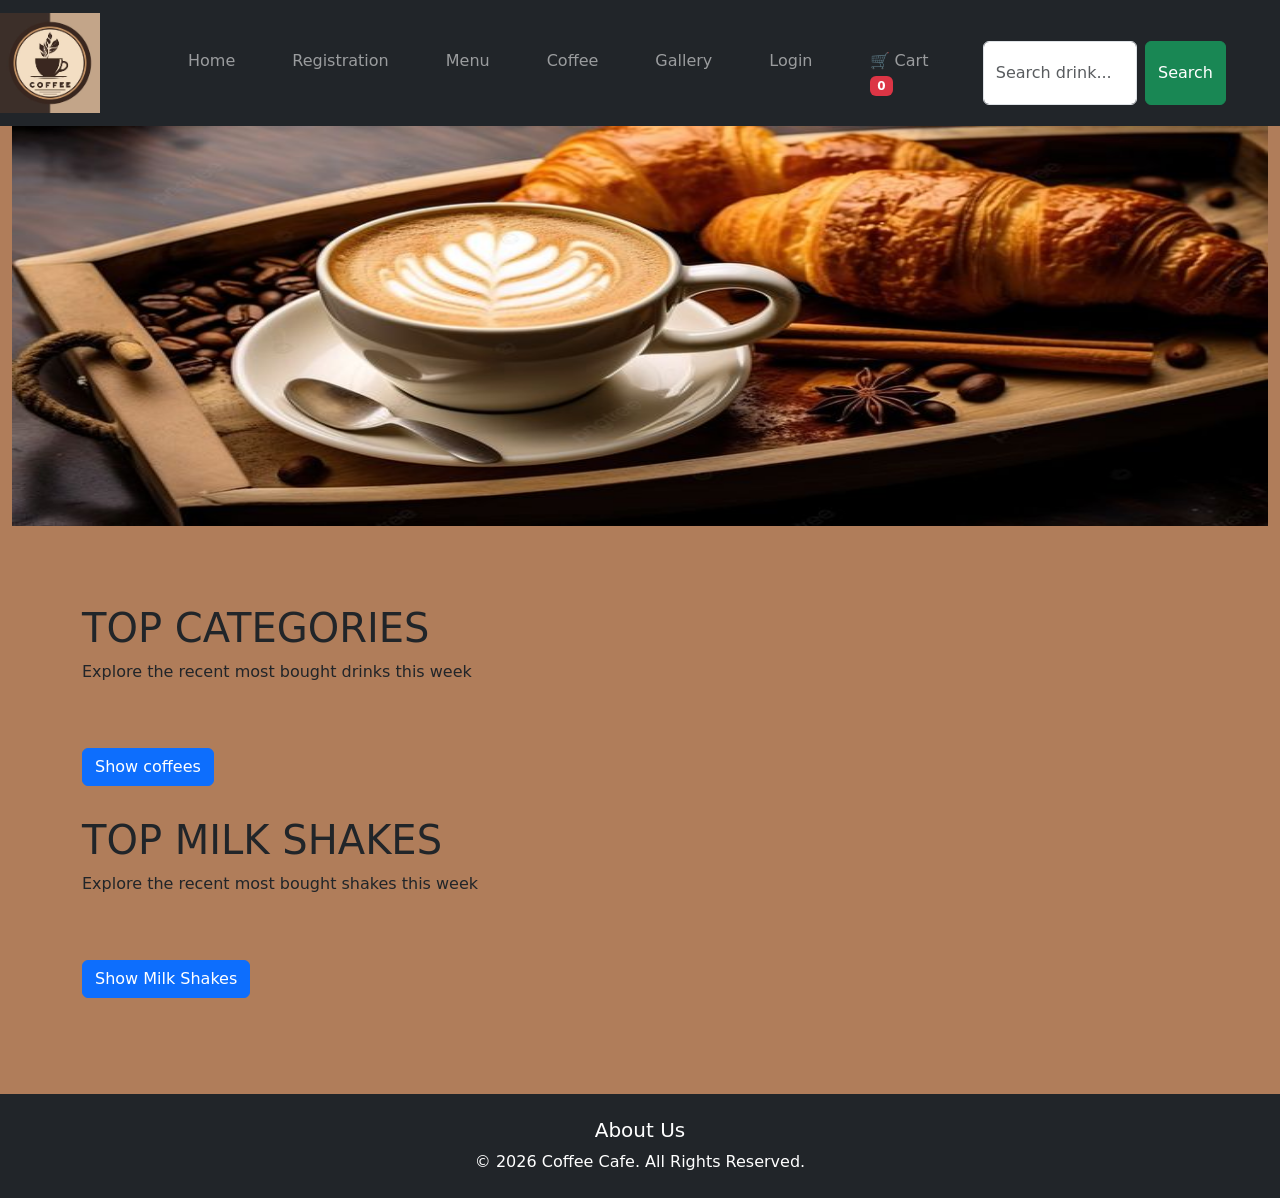
<file: index.html>
<!DOCTYPE html>
<html lang="en">
<head>
	<meta charset="UTF-8">
	<meta name="viewport" content="width=device-width, initial-scale=1.0">
	<link rel="stylesheet" href="style.css"> 
	<title>Coffee cafe | Fresh Coffee</title>
	
	<link href="https://cdn.jsdelivr.net/npm/bootstrap@5.3.7/dist/css/bootstrap.min.css" rel="stylesheet">

	<script src="https://cdn.jsdelivr.net/npm/bootstrap@5.3.7/dist/js/bootstrap.bundle.min.js"></script>

	<script src="https://code.jquery.com/jquery-3.7.1.min.js"></script>
<script src="search.js"></script>
</head>
<style>
    	body 
	{
        background-color: #b07d5a;
    	}
	.coffee-card 
	{
	background: #b07d5a;
	padding: 15px;
	border-radius: 12px;	
    	}
	.coffee-card img
	{
	width: 100px;
	height: 200px;
	object-fit: cover;
	border-radius: 10px;
	}
	
</style>
<body>

<nav class="navbar navbar-expand-lg bg-dark navbar-dark">
<!-- Brand/logo -->
<a class="navbar-brand" href="index.html">

<img src="coffeelogo.jpg" alt="logo" style="width:100px; height:100px;">
</a>
<div class="container">
  <a class="navbar-brand text-white" href="index.html">
	<button class="navbar-toggler" type="button" data-toggler="collapse" data target="#navbarNav">
	<span class="navbar-toggler-icon"></span>
	</button>
  </a>
  	<div class="collapse navbar-collapse justify-content-end" id="navBar">

  <!-- Links -->
  <ul class="navbar-nav ms-4">
    <li class="nav-item me-3">
      <a class="nav-link" href="index.html">Home</a>
    </li>
    <li class="nav-item me-3">
      <a class="nav-link" href="register.html">Registration </a>
    </li>
    <li class="nav-item me-3">
      <a class="nav-link" href="menu.html">Menu</a>
    </li> 
    <li class="nav-item me-3">
      <a class="nav-link" href="coffee.html">Coffee</a>
    </li>
    <li class="nav-item me-3">
      <a class="nav-link" href="gallery.html">Gallery </a>
    </li>
    <li class="nav-item me-3">
      <a class="nav-link" href="login.html">Login</a>
    </li>
      <li class="nav-item me-3">
    <a class="nav-link" href="cart.html">
        🛒 Cart
        <span class="badge bg-danger" id="cart-count">0</span>
    </a>
</li>
      
<form class="d-flex" id="searchBox">
      <input class="form-control me-2" type="text" id="searchInput" placeholder="Search drink...">
      <button class="btn btn-success" type="submit">Search</button>
    </form>
    </ul>

</div>
</div>
</nav>

<div class="container-fluid main">
	<div style="display: flex; align-items: center; justify-content: space-between;">
	<img src="coffeebg1.jpg" alt="coffeebg" style="width:2000px; height:400px;">
	</div>
<br><br>
<div class="container" style="margin-top:30px;">

  <h1>TOP CATEGORIES</h1>
  <p>Explore the recent most bought drinks this week</p>
<div class="container-fluid text-center mt-5">

</div>

<button id="coffeeBtn" class="btn btn-primary mt-3">Show coffees</button>
</div>
</div>

<div class="container-fluid mt-5" id="coffeemenu" style="display:none;">
   <h3 class="text-center mb-4">Coffee Varieties</h3>


 <div class="row">

    <div class="col-md-3 text-center">

	<div class="coffee-card" data-name="hot chocolate">
      <img src="hotchocolate.jpg" style="width:200px; height:200px" alt="hot chocolate">
      <h2>Hot Chocolate</h2>
      	</div>
   </div>

    <div class="col-md-3 text-center">
	<div class="coffee-card" data-name="espresso coffee">
      <img src="espressocoffee.jpg" style="width:200px; height:200px" alt="espresso coffee">
      <h2>Espresso Coffee</h2>
    	</div>
    </div>


   <div class="col-md-3 text-center">
	<div class="coffee-card" data-name="mocha coffee">
      <img src="mochacoffee.jpg" style="width:200px; height:200px" alt="mocha coffee">
      <h2>Mocha Coffee</h2>
	</div>    	
   </div>

    <div class="col-md-3 text-center">
	<div class="coffee-card" data-name="latte coffee">
      <img src="lattecoffee.jpg"style="width:200px; height:200px" alt="latte coffee">
      <h2>Latte Coffee</h2>
    	</div>
   </div>
</div>
</div>


<div class="container" style="margin-top:30px;">
  <h1>TOP MILK SHAKES</h1>
  <p>Explore the recent most bought shakes this week</p>
<div class="container-fluid text-center mt-5">
</div>
<button id="milkshakesBtn" class="btn btn-primary mt-3">Show Milk Shakes</button>
</div>
</div>
<div class="container-fluid mt-5" id="milkshakesmenu" style="display:none;">
   <h3 class="text-center mb-4">Desserts Varieties</h3>


  <div class="row">
    <div class="col-md-3 text-center">
      <div class="coffee-card" data-name="biscoff milkshake">
        <img src="Biscoff Milkshake.jpg" style="width:200px; height:200px" alt="biscoff milkshake">
        <h2>Biscoff Milkshake</h2>
      </div>
    </div>

<div class="col-md-3 text-center">
      <div class="coffee-card" data-name="salted caramel">
        <img src="Salted Caramel.jpg" style="width:200px; height:200px">
        <h2>Salted Caramel</h2>
       
      </div>
    </div>

    <div class="col-md-3 text-center">
      <div class="coffee-card" data-name="chocolate shake">
        <img src="Chocolate Shake.jpg" style="width:200px; height:200px">
        <h2>Chocolate Shake</h2>
      </div>
    </div>
 <div class="col-md-3 text-center">
      <div class="coffee-card" data-name="oreo shake">
        <img src="Oreo Shake.jpg" style="width:200px; height:200px">
        <h2>Oreo Shake</h2>
      </div>
    </div>
  </div>
</div>
<br>
<br>
<footer class="bg-dark text-white text-center py-4 mt-5">
  <h5>About Us</h5>
  <p class="mb-0">© 2026 Coffee Cafe. All Rights Reserved.</p>
</footer>

<script>
$(document).ready(function(){
    $("#coffeeBtn").click(function(){
        $("#coffeemenu").toggle();

	if ($("#coffeemenu").is(":visible")) {
            $(this).text("Hide Coffees");
        } else {
            $(this).text("Show Coffees");
        }
	
    });

 $("#milkshakesBtn").click(function(){
        $("#milkshakesmenu").toggle();

	if ($("#milkshakesmenu").is(":visible")) {
            $(this).text("Hide Milk Shakes");
        } else {
            $(this).text("Show Milk Shakes");
        }
	
    });

});


</script>
<script>

$(document).ready(function(){

    let cart = JSON.parse(localStorage.getItem("cart")) || [];

    $("#cart-count").text(cart.length);

});

</script>

</body>
</html>
</file>
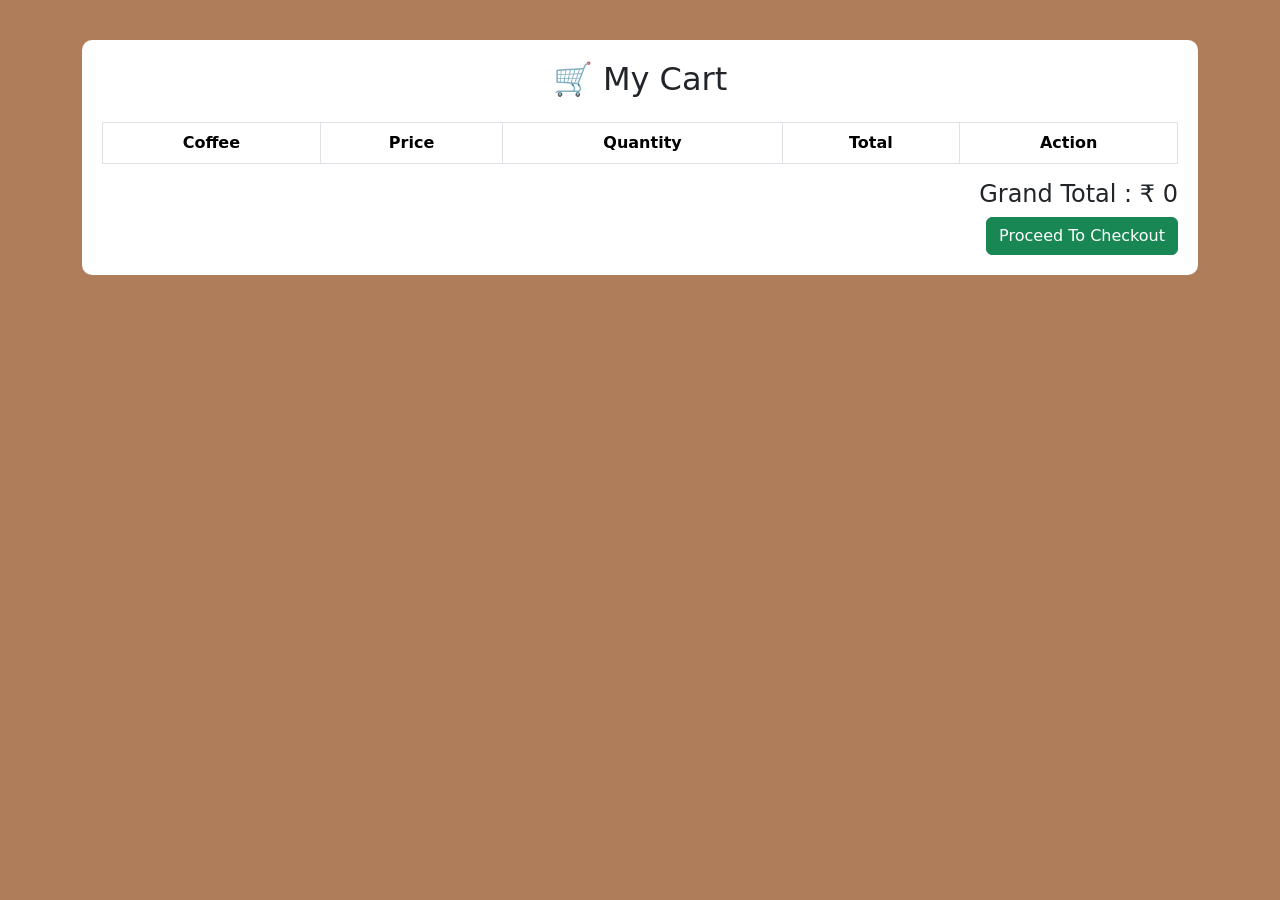
<file: cart.html>
<!DOCTYPE html>
<html lang="en">
<head>
<meta charset="UTF-8">
<meta name="viewport" content="width=device-width, initial-scale=1.0">

<title>Coffee Cafe | Cart</title>

<link href="https://cdn.jsdelivr.net/npm/bootstrap@5.3.7/dist/css/bootstrap.min.css" rel="stylesheet">
<script src="https://code.jquery.com/jquery-3.7.1.min.js"></script>

<script src="cart.js"></script>
<script src="search.js"></script>
<style>
body{
    background:#b07d5a;
}

.cart-box{
    background:#fff;
    border-radius:10px;
    padding:20px;
    margin-top:40px;
}

table{
    text-align:center;
}

img{
    width:80px;
    height:80px;
    object-fit:cover;
    border-radius:8px;
}
</style>

</head>

<body>

<div class="container">

<div class="cart-box">

<h2 class="text-center mb-4">🛒 My Cart</h2>

<table class="table table-bordered table-striped">

<thead>

<tr>

<th>Coffee</th>
<th>Price</th>
<th>Quantity</th>
<th>Total</th>
<th>Action</th>

</tr>

</thead>

<tbody id="cartBody">

</tbody>

</table>

<div class="text-end">

<h4>

Grand Total :
₹ <span id="grandTotal">0</span>

</h4>

<a href="checkout.html" class="btn btn-success">

Proceed To Checkout

</a>

</div>

</div>

</div>


</body>
</html>
</file>
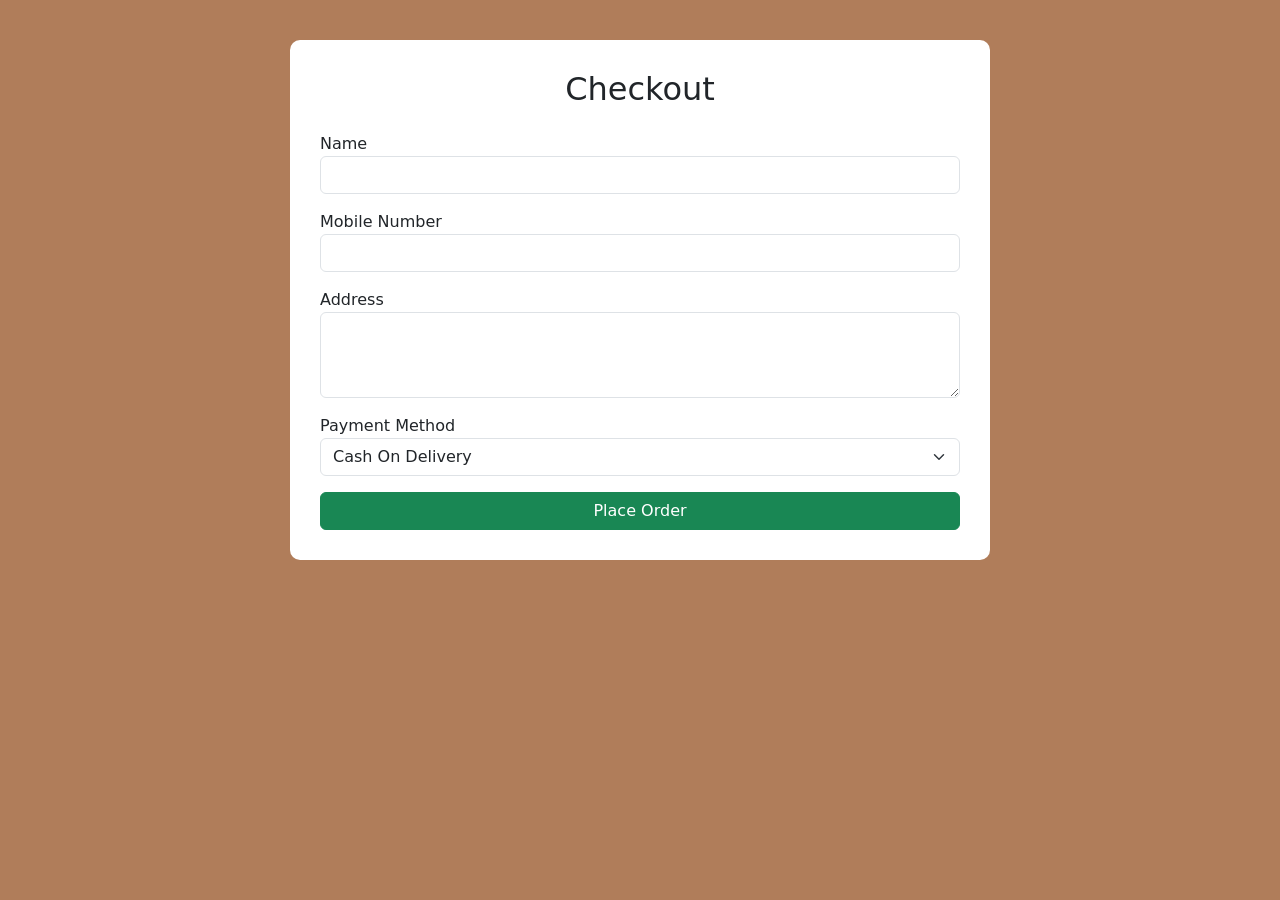
<file: checkout.html>
<!DOCTYPE html>
<html lang="en">
<head>
<meta charset="UTF-8">
<meta name="viewport" content="width=device-width, initial-scale=1.0">

<title>Coffee Cafe | Checkout</title>

<link href="https://cdn.jsdelivr.net/npm/bootstrap@5.3.7/dist/css/bootstrap.min.css" rel="stylesheet">
<script src="search.js"></script>
<style>

body{
    background:#b07d5a;
}

.checkout-box{
    max-width:700px;
    margin:40px auto;
    background:white;
    padding:30px;
    border-radius:10px;
}

</style>

</head>

<body>

<div class="container">

<div class="checkout-box">

<h2 class="text-center mb-4">Checkout</h2>

<form id="checkoutForm">

<div class="mb-3">

<label>Name</label>

<input
type="text"
id="name"
class="form-control"
required>

</div>

<div class="mb-3">

<label>Mobile Number</label>

<input
type="tel"
id="mobile"
class="form-control"
required>

</div>

<div class="mb-3">

<label>Address</label>

<textarea
id="address"
class="form-control"
rows="3"
required></textarea>

</div>

<div class="mb-3">

<label>Payment Method</label>

<select
id="payment"
class="form-select">

<option>Cash On Delivery</option>

<option>UPI</option>

<option>Credit Card</option>

<option>Debit Card</option>

</select>

</div>

<button class="btn btn-success w-100">

Place Order

</button>

</form>

</div>

</div>

<script>

document.getElementById("checkoutForm").addEventListener("submit",function(e){

e.preventDefault();

let customer={

name:document.getElementById("name").value,

mobile:document.getElementById("mobile").value,

address:document.getElementById("address").value,

payment:document.getElementById("payment").value

};

localStorage.setItem("customer",JSON.stringify(customer));

window.location.href="invoice.html";

});

</script>

</body>
</html>
</file>
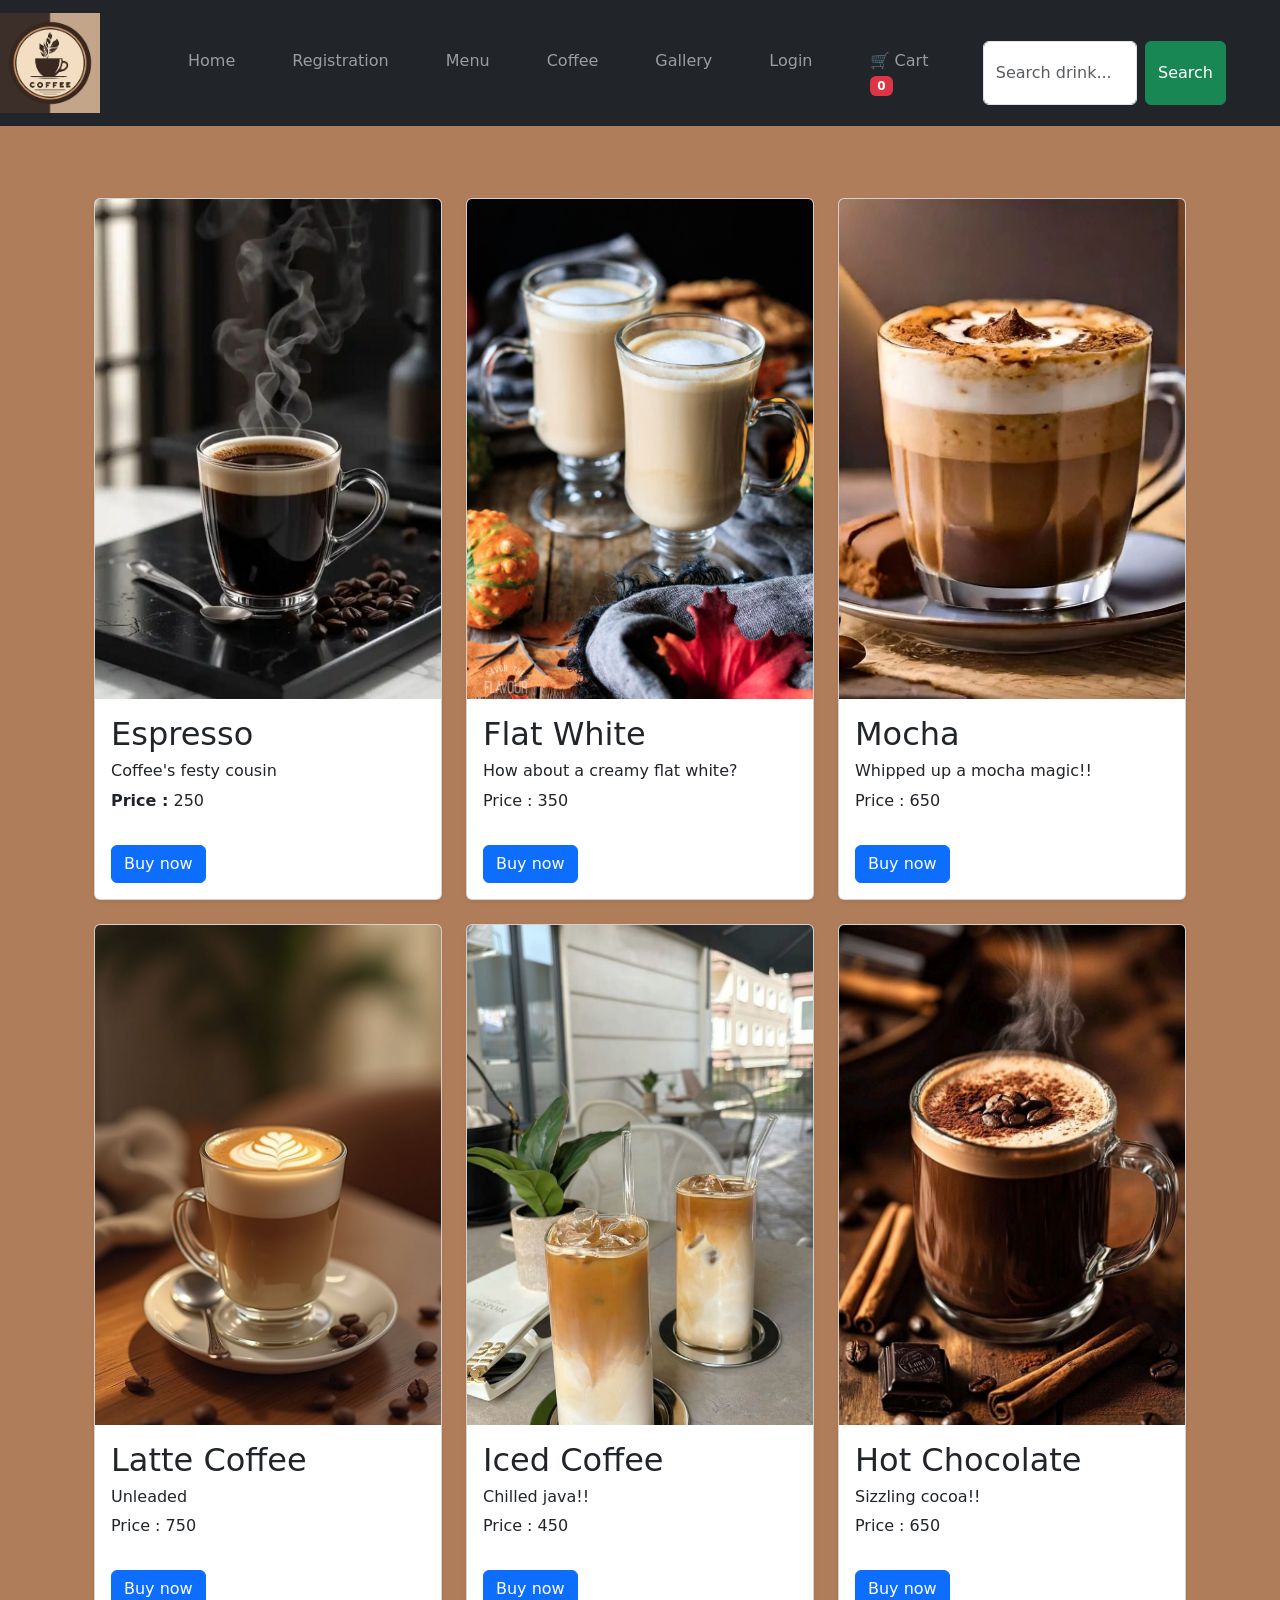
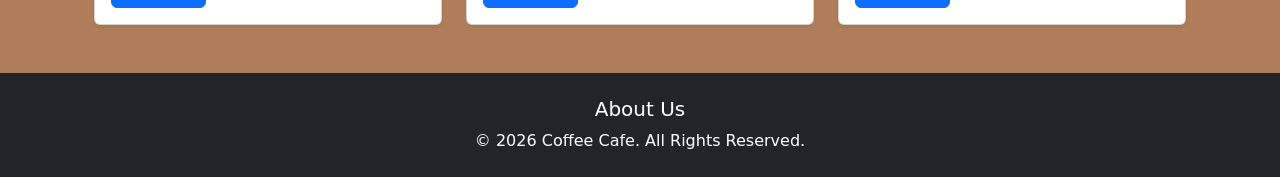
<file: coffee.html>
<!DOCTYPE html>
<html lang="en">
<head>
	<meta charset="UTF-8">
	<meta name="viewport" content="width=device-width, initial-scale=1.0">
	<link rel="stylesheet" href="style.css"> 
	<title>Fresh Coffee</title>
	
  <link href="https://cdn.jsdelivr.net/npm/bootstrap@5.3.7/dist/css/bootstrap.min.css" rel="stylesheet">

	<script src="https://cdn.jsdelivr.net/npm/bootstrap@5.3.7/dist/js/bootstrap.bundle.min.js"></script>

	<script src="https://code.jquery.com/jquery-3.7.1.min.js"></script>
	<script src="search.js"></script>
</head>
<style>
    body {
        background-color: #b07d5a;
    }
.card img {
  height: 500px;
  object-fit: cover;
}
</style>
<body>

	<nav class="navbar navbar-expand-lg bg-dark navbar-dark">
  <!-- Brand/logo -->
<a class="navbar-brand" href="index.html">
<img src="coffeelogo.jpg" alt="logo" style="width:100px; height:100px;">
</a>

<div class="container">
  <a class="navbar-brand text-white" href="index.html">
	<button class="navbar-toggler" type="button" data-toggler="collapse" data target="#navbarNav">
	<span class="navbar-toggler-icon"></span>
	</button>
  </a>
  	<div class="collapse navbar-collapse justify-content-end" id="navBar">

  <!-- Links -->
  <ul class="navbar-nav ms-4">
    <li class="nav-item me-3">
      <a class="nav-link" href="index.html">Home</a>
    </li>
    <li class="nav-item me-3">
      <a class="nav-link" href="register.html">Registration </a>
    </li>
    <li class="nav-item me-3">
      <a class="nav-link" href="menu.html">Menu</a>
    </li> 
    <li class="nav-item me-3">
      <a class="nav-link" href="coffee.html">Coffee</a>
    </li>
    <li class="nav-item me-3">
      <a class="nav-link" href="gallery.html">Gallery </a>
    </li>
    <li class="nav-item me-3">
      <a class="nav-link" href="login.html">Login</a>
    </li>
    <li class="nav-item me-3">
<a class="nav-link" href="cart.html">

🛒 Cart

<span class="badge bg-danger" id="cart-count">0</span>

</a>
</li>
     
<form class="d-flex" id="searchBox">
      <input class="form-control me-2" type="text" id="searchInput" placeholder="Search drink...">
      <button class="btn btn-success" type="submit">Search</button>
    </form>
    </ul>
</div>
</div>
</nav><br>

<div class="container">
  
<div class="container mt-5">
  <div class="row g-4">

	<div class="col-md-6 col-lg-4 coffee-item" data-name="espresso coffee" data-price="250">
      <div class="card shadow-sm h-100">
	<img src="espressocoffee1.jpg" width="300px" height="300px" class="card-img-top">
	 <div class="card-body">
	<h2>Espresso</h2>
	<h6>Coffee's festy cousin</h6>
	<p><strong>Price :</strong> 250</p>
	<button class="btn btn-primary mt-3 buy-btn">Buy now</button>
	</div>
     </div>
</div>

	<div class="col-md-6 col-lg-4 coffee-item" data-name="flat white" data-price="350">
      <div class="card shadow-sm h-100">
	<img src="flatwhite1.jpg" width="300px" height="300px" class="card-img-top">
	<div class="card-body">
	<h2>Flat White</h2>
	<h6>How about a creamy flat white?</h6>
	<p>Price : 350</p>
	<button class="btn btn-primary mt-3 buy-btn">Buy now</button>
	</div>
  </div>
</div>

<div class="col-md-6 col-lg-4 coffee-item" data-name="mocha" data-price="650">
      <div class="card shadow-sm h-100">
	<img src="mochacoffee1.jpg" width="300px" height="300px" class="card-img-top">
	<div class="card-body">
	<h2>Mocha</h2>
	<h6>Whipped up a mocha magic!!</h6>
	<p>Price : 650</p>
	<button class="btn btn-primary mt-3 buy-btn">Buy now</button>
	</div>
     </div>
</div>


<div class="col-md-6 col-lg-4 coffee-item" data-name="latte" data-price="750">
      <div class="card shadow-sm h-100">
	<img src="lattecoffee1.jpg" width="300px" height="300px" class="card-img-top">
	<div class="card-body">
	<h2>Latte Coffee</h2>
	<h6>Unleaded</h6>
	<p>Price : 750</p>
	<button class="btn btn-primary mt-3 buy-btn">Buy now</button>
	</div>
     </div>
</div>


<div class="col-md-6 col-lg-4 coffee-item" data-name="iced coffee" data-price="450">
      <div class="card shadow-sm h-100">
	<img src="icedcoffee1.jpg" width="300px" height="300px" class="card-img-top">
	<div class="card-body">
	<h2>Iced Coffee</h2>
	<h6>Chilled java!!</h6>
	<p>Price : 450</p>
	<button class="btn btn-primary mt-3 buy-btn">Buy now</button>
	</div>
     </div>
</div>



<div class="col-md-6 col-lg-4 coffee-item" data-name="hot chocolate" data-price="650">
      <div class="card shadow-sm h-100">
	<img src="hotchocolate.jpg" width="300px" height="300px" class="card-img-top">
	<div class="card-body">
	<h2>Hot Chocolate</h2>
	<h6>Sizzling cocoa!!</h6>
	<p>Price : 650</p>
	<button class="btn btn-primary mt-3 buy-btn">Buy now</button>
	</div>
     </div>
</div>

</div>
</div>
</div>

<script>

$(document).ready(function(){

  // SEARCH FUNCTION
  $("#searchInput").on("keyup", function(){
    let searchValue = $(this).val().toLowerCase();

    $(".coffee-item").each(function(){
      let name = $(this).data("name").toLowerCase();
      $(this).toggle(name.includes(searchValue));
    });
  });

});

</script>
<script>

function updateCartCount(){

    let cart = JSON.parse(localStorage.getItem("cart")) || [];

    $("#cart-count").text(cart.length);

}

$(document).ready(function(){

    updateCartCount();

    $(".buy-btn").click(function(){

        let coffee = $(this).closest(".coffee-item");

        let item = {

            name: coffee.data("name"),
            price: coffee.data("price"),
            quantity: 1

        };

        let cart = JSON.parse(localStorage.getItem("cart")) || [];

        let found = false;

        cart.forEach(function(product){

            if(product.name === item.name){

                product.quantity++;

                found = true;

            }

        });

        if(!found){

            cart.push(item);

        }

        localStorage.setItem("cart", JSON.stringify(cart));

        updateCartCount();

        alert(item.name + " added to cart!");

    });

});

</script>

<footer class="bg-dark text-white text-center py-4 mt-5">
  <h5>About Us</h5>
  <p class="mb-0">© 2026 Coffee Cafe. All Rights Reserved.</p>
</footer>



</body>
</html>
</file>
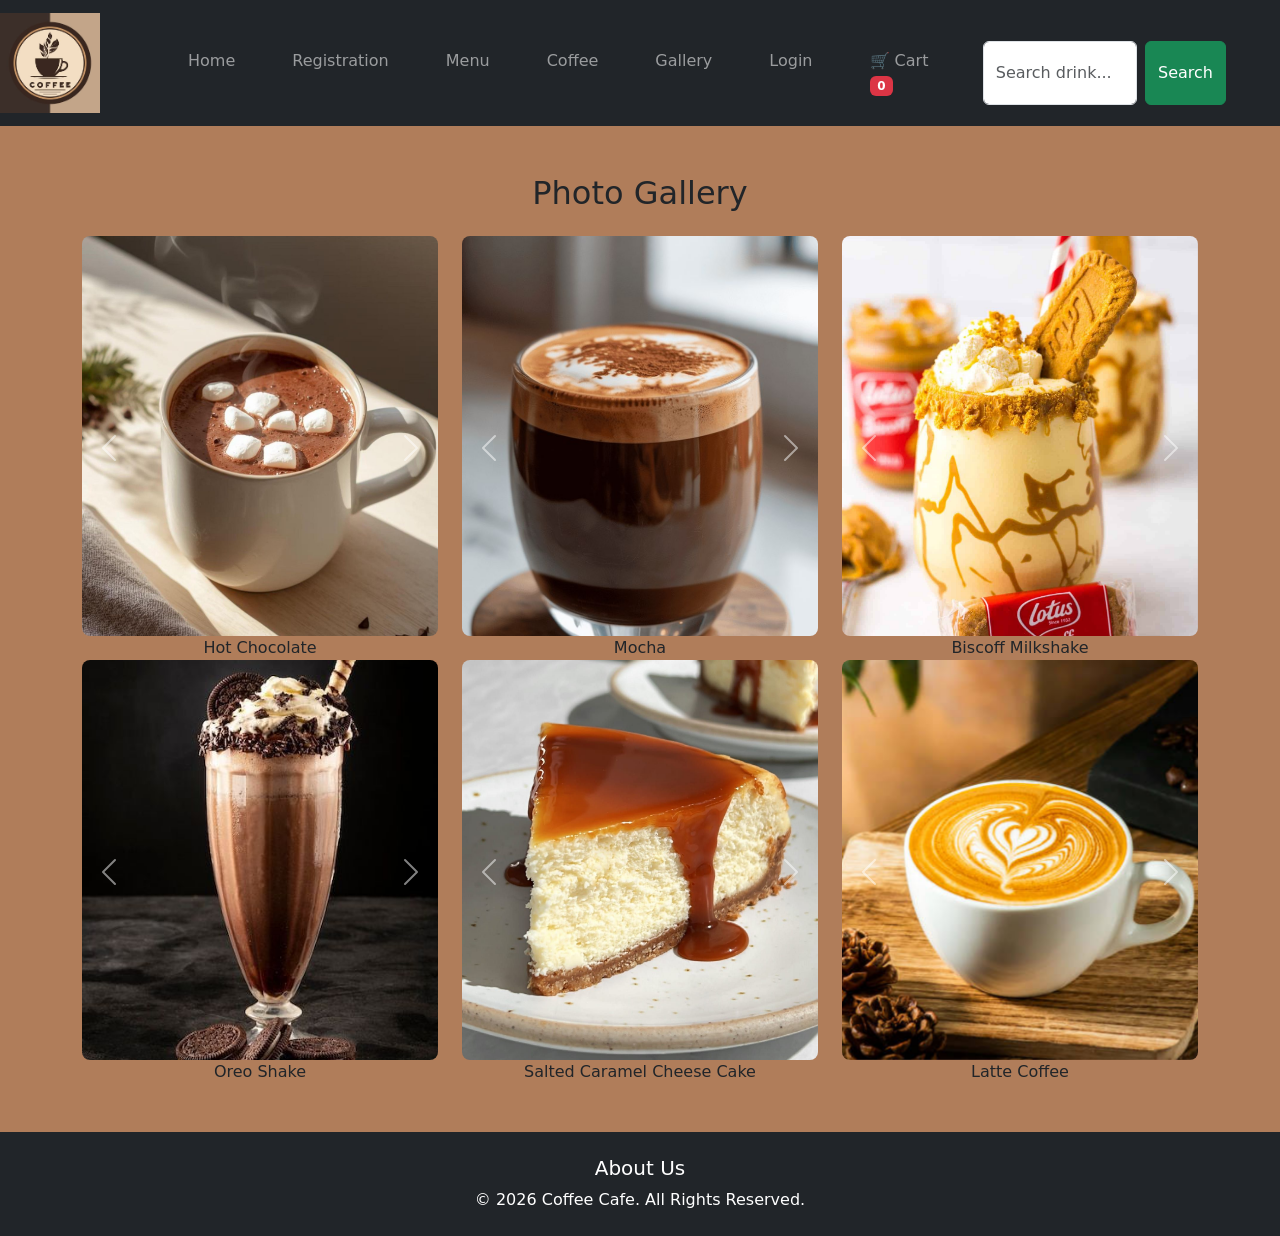
<file: gallery.html>
<!DOCTYPE html>
<html lang="en">
<head>
	<meta charset="UTF-8">
	<meta name="viewport" content="width=device-width, initial-scale=1.0">
	<link rel="stylesheet" href="style.css"> 
	<title>Coffee cafe | Login</title>
	
	<link href="https://cdn.jsdelivr.net/npm/bootstrap@5.3.7/dist/css/bootstrap.min.css" rel="stylesheet">

	<script src="https://cdn.jsdelivr.net/npm/bootstrap@5.3.7/dist/js/bootstrap.bundle.min.js"></script>

	<script src="https://code.jquery.com/jquery-3.7.1.min.js"></script>
<script src="search.js"></script>
<style>

body{
	background-color: #b07d5a;
   }

.gallery img{
  width:100%;
  height:200px;
  object-fit:cover;
  cursor:pointer;
}
.zoom{
  position:fixed;
  top:20%;
  left:40%;
  width:40%;
  display:none;
  border:5px solid white;
}

.gallery-img {
  height: 400px;
  object-fit: cover;
  border-radius: 8px;
}


</style>
</head>

<body>

	<nav class="navbar navbar-expand-lg bg-dark navbar-dark">
  <!-- Brand/logo -->
<a class="navbar-brand" href="index.html">
<img src="coffeelogo.jpg" alt="logo" style="width:100px; height:100px;">
</a>

<div class="container">
  <a class="navbar-brand text-white" href="index.html">
	<button class="navbar-toggler" type="button" data-toggler="collapse" data target="#navbarNav">
	<span class="navbar-toggler-icon"></span>
	</button>
  </a>
  	<div class="collapse navbar-collapse justify-content-end" id="navBar">

  <!-- Links -->
  <ul class="navbar-nav ms-4">
    <li class="nav-item me-3">
      <a class="nav-link" href="index.html">Home</a>
    </li>
    <li class="nav-item me-3">
      <a class="nav-link" href="register.html">Registration </a>
    </li>
    <li class="nav-item me-3">
      <a class="nav-link" href="menu.html">Menu</a>
    </li> 
    <li class="nav-item me-3">
      <a class="nav-link" href="coffee.html">Coffee</a>
    </li>
    <li class="nav-item me-3">
      <a class="nav-link" href="gallery.html">Gallery </a>
    </li>
    <li class="nav-item me-3">
      <a class="nav-link" href="login.html">Login</a>
    </li>
    <li class="nav-item me-3">
    <a class="nav-link" href="cart.html">
        🛒 Cart
        <span class="badge bg-danger" id="cart-count">0</span>
    </a>
</li>
    

<form class="d-flex" id="searchBox">
      <input class="form-control me-2" type="text" id="searchInput" placeholder="Search drink...">
      <button class="btn btn-success" type="submit">Search</button>
    </form>
</ul>
</div>
</div>
</nav>


<div class="container mt-5">
  <h2 class="text-center mb-4">Photo Gallery</h2>

  <div class="row g-4">
    <div class="col-md-4 destination" data-name="hot chocolate">
      <div id="hotchocolateCarousel" class="carousel slide" data-bs-ride="carousel">
        <div class="carousel-inner">
          <div class="carousel-item active">
            <img src="hotchocolate2.jpg" class="d-block w-100 gallery-img">
          </div>
          <div class="carousel-item">
            <img src="hotchocolate3.jpg" class="d-block w-100 gallery-img">
          </div>
          <div class="carousel-item">
            <img src="hotchocolate4.jpg" class="d-block w-100 gallery-img">
          </div>
	  
        </div>

	<div class="card-body text-center">Hot Chocolate</div>

        <button class="carousel-control-prev" type="button" data-bs-target="#hotchocolateCarousel" data-bs-slide="prev">
          <span class="carousel-control-prev-icon"></span>
        </button>

        <button class="carousel-control-next" type="button" data-bs-target="#hotchocolateCarousel" data-bs-slide="next">
          <span class="carousel-control-next-icon"></span>
        </button>
      </div>
    </div>

    <div class="col-md-4 destination" data-name="mocha">
      <div id="mochaCarousel" class="carousel slide" data-bs-ride="carousel">
        <div class="carousel-inner">
          <div class="carousel-item active">
            <img src="mocha2.jpg" class="d-block w-100 gallery-img">
          </div>
          <div class="carousel-item">
            <img src="mocha3.jpg" class="d-block w-100 gallery-img">
          </div>
          <div class="carousel-item">
            <img src="mocha4.jpg" class="d-block w-100 gallery-img">
          </div>
	  
        </div>

	<div class="card-body text-center">Mocha</div>

        <button class="carousel-control-prev" type="button" data-bs-target="#mochaCarousel" data-bs-slide="prev">
          <span class="carousel-control-prev-icon"></span>
        </button>

        <button class="carousel-control-next" type="button" data-bs-target="#mochaCarousel" data-bs-slide="next">
          <span class="carousel-control-next-icon"></span>
        </button>
      </div>
    </div>

    <div class="col-md-4 destination" data-name="biscoff">
      <div id="biscoffCarousel" class="carousel slide" data-bs-ride="carousel">
        <div class="carousel-inner">
          <div class="carousel-item active">
            <img src="biscoff2.jpg" class="d-block w-100 gallery-img">
          </div>
          <div class="carousel-item">
            <img src="biscoff3.jpg" class="d-block w-100 gallery-img">
          </div>
          <div class="carousel-item">
            <img src="biscoff4.jpg" class="d-block w-100 gallery-img">
          </div>
        </div>
	<div class="card-body text-center">Biscoff Milkshake </div>

        <button class="carousel-control-prev" type="button" data-bs-target="#biscoffCarousel" data-bs-slide="prev">
          <span class="carousel-control-prev-icon"></span>
        </button>

        <button class="carousel-control-next" type="button" data-bs-target="#biscoffCarousel" data-bs-slide="next">
          <span class="carousel-control-next-icon"></span>
        </button>
      </div>
    </div>

  </div>

<div class="row g-4">

    <div class="col-md-4 destination" data-name="Oreo Shak">
      <div id="oreoshakeCarousel" class="carousel slide" data-bs-ride="carousel">
        <div class="carousel-inner">
          <div class="carousel-item active">
            <img src="Oreo Shake1.jpg" class="d-block w-100 gallery-img">
          </div>
          <div class="carousel-item">
            <img src="oreo1.jpg" class="d-block w-100 gallery-img">
          </div>
          <div class="carousel-item">
            <img src="oreo2.jpg" class="d-block w-100 gallery-img">
          </div>
	  

        </div>

	<div class="card-body text-center">Oreo Shake</div>

        <button class="carousel-control-prev" type="button" data-bs-target="#oreoshakeCarousel" data-bs-slide="prev">
          <span class="carousel-control-prev-icon"></span>
        </button>

        <button class="carousel-control-next" type="button" data-bs-target="#oreoshakeCarousel" data-bs-slide="next">
          <span class="carousel-control-next-icon"></span>
        </button>
      </div>
    </div>

    <div class="col-md-4 destination" data-name="Salted Caramel">
      <div id="SaltedCarameCarousel" class="carousel slide" data-bs-ride="carousel">
        <div class="carousel-inner">
          <div class="carousel-item active">
            <img src="Salted Caramel1.jpg" class="d-block w-100 gallery-img">
          </div>
          <div class="carousel-item">
            <img src="salted1.jpg" class="d-block w-100 gallery-img">
          </div>
          <div class="carousel-item">
            <img src="salted2.jpg" class="d-block w-100 gallery-img">
        </div>
</div>
	<div class="card-body text-center">Salted Caramel Cheese Cake</div>

        <button class="carousel-control-prev" type="button" data-bs-target="#SaltedCarameCarousel" data-bs-slide="prev">
          <span class="carousel-control-prev-icon"></span>
        </button>

        <button class="carousel-control-next" type="button" data-bs-target="#SaltedCarameCarousel" data-bs-slide="next">
          <span class="carousel-control-next-icon"></span>
        </button>
      </div>
    </div>

    <div class="col-md-4 destination" data-name="Latte Coffee">
      <div id="LatteCoffeeCarousel" class="carousel slide" data-bs-ride="carousel">
        <div class="carousel-inner">
          <div class="carousel-item active">
            <img src="Latte Coffee1.jpg" class="d-block w-100 gallery-img">
          </div>
          <div class="carousel-item">
            <img src="Latte Coffee2.jpg" class="d-block w-100 gallery-img">
          </div>
          <div class="carousel-item">
            <img src="Latte Coffee3.jpg" class="d-block w-100 gallery-img">
          </div>
      </div>
       
	<div class="card-body text-center">Latte Coffee</div>

        <button class="carousel-control-prev" type="button" data-bs-target="#LatteCoffeeCarousel" data-bs-slide="prev">
          <span class="carousel-control-prev-icon"></span>
        </button>

        <button class="carousel-control-next" type="button" data-bs-target="#LatteCoffeeCarousel" data-bs-slide="next">
          <span class="carousel-control-next-icon"></span>
        </button>
      </div>
    </div>

  </div>

</div>
<img id="zoomImg" class="zoom">
</div>
<footer class="bg-dark text-white text-center py-4 mt-5">
  <h5>About Us</h5>
  <p class="mb-0">© 2026 Coffee Cafe. All Rights Reserved.</p>
</footer>

<script>
$(document).ready(function(){
  $(".gallery img").click(function(){
    let src = $(this).attr("src");

    $("#zoomImg")
      .attr("src", src)
      .css({width:"10%", opacity:0})
      .show()
      .animate({width:"20%", opacity:1}, 600);
  });

  $("#zoomImg").click(function(){
    $(this).fadeOut();
  });

  $("#searchForm").submit(function(e){
        e.preventDefault(); 

        let searchValue = $("#searchInput").val().toLowerCase();

        $("#destinations").show();

        $(".destination").each(function(){
            let placeName = $(this).data("name");

            if(placeName.includes(searchValue)){
                $(this).show();
            } else {
                $(this).hide();
            }
        });
    });

});
</script>
<script>

$(document).ready(function(){

    let cart = JSON.parse(localStorage.getItem("cart")) || [];

    $("#cart-count").text(cart.length);

});

</script>

</body>
</html>
</file>
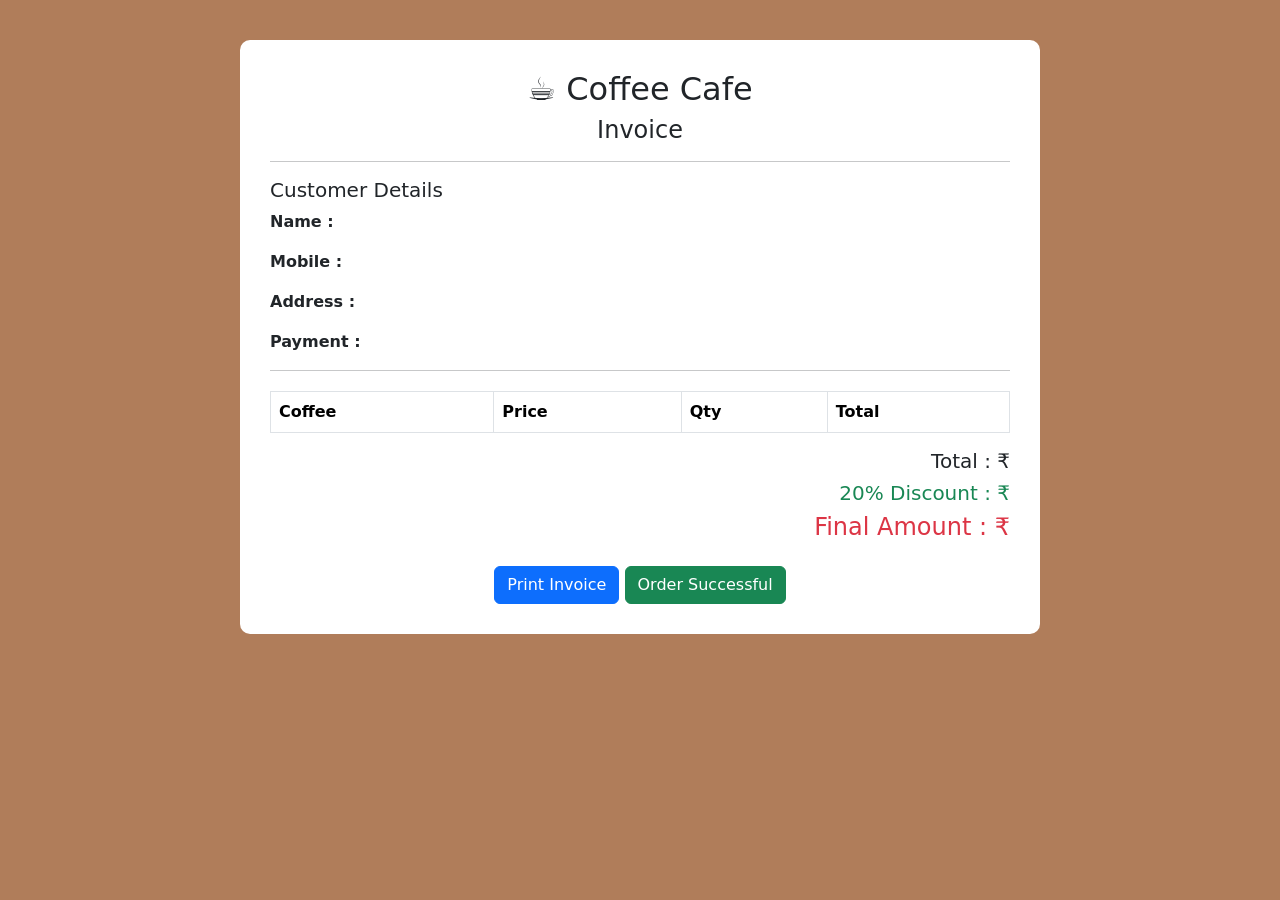
<file: invoice.html>
<!DOCTYPE html>
<html lang="en">
<head>
<meta charset="UTF-8">
<meta name="viewport" content="width=device-width, initial-scale=1.0">

<title>Coffee Cafe | Invoice</title>

<link href="https://cdn.jsdelivr.net/npm/bootstrap@5.3.7/dist/css/bootstrap.min.css" rel="stylesheet">
<script src="search.js"></script>
<style>
body{
    background:#b07d5a;
}

.invoice-box{
    max-width:800px;
    margin:40px auto;
    background:white;
    padding:30px;
    border-radius:10px;
}

h2{
    text-align:center;
}

table{
    margin-top:20px;
}

</style>

</head>

<body>

<div class="container">

<div class="invoice-box">

<h2>☕ Coffee Cafe</h2>

<h4 class="text-center">Invoice</h4>

<hr>

<h5>Customer Details</h5>

<p><strong>Name :</strong> <span id="custName"></span></p>

<p><strong>Mobile :</strong> <span id="custMobile"></span></p>

<p><strong>Address :</strong> <span id="custAddress"></span></p>

<p><strong>Payment :</strong> <span id="custPayment"></span></p>

<hr>

<table class="table table-bordered">

<thead>

<tr>

<th>Coffee</th>
<th>Price</th>
<th>Qty</th>
<th>Total</th>

</tr>

</thead>

<tbody id="invoiceBody">

</tbody>

</table>

<h5 class="text-end">

Total : ₹ <span id="total"></span>

</h5>

<h5 class="text-end text-success">

20% Discount : ₹ <span id="discount"></span>

</h5>

<h4 class="text-end text-danger">

Final Amount : ₹ <span id="finalTotal"></span>

</h4>

<div class="text-center mt-4">

<button class="btn btn-primary" onclick="window.print()">

Print Invoice

</button>

<a href="success.html" class="btn btn-success">

Order Successful

</a>

</div>

</div>

</div>

<script>

let customer = JSON.parse(localStorage.getItem("customer"));

let cart = JSON.parse(localStorage.getItem("cart")) || [];

document.getElementById("custName").innerHTML = customer.name;
document.getElementById("custMobile").innerHTML = customer.mobile;
document.getElementById("custAddress").innerHTML = customer.address;
document.getElementById("custPayment").innerHTML = customer.payment;

let total = 0;

cart.forEach(function(item){

let row = `
<tr>

<td>${item.name}</td>

<td>₹${item.price}</td>

<td>${item.quantity}</td>

<td>₹${item.price * item.quantity}</td>

</tr>
`;

document.getElementById("invoiceBody").innerHTML += row;

total += item.price * item.quantity;

});

let discount = total * 0.20;

let finalAmount = total - discount;

document.getElementById("total").innerHTML = total;

document.getElementById("discount").innerHTML = discount;

document.getElementById("finalTotal").innerHTML = finalAmount;

</script>

</body>
</html>
</file>
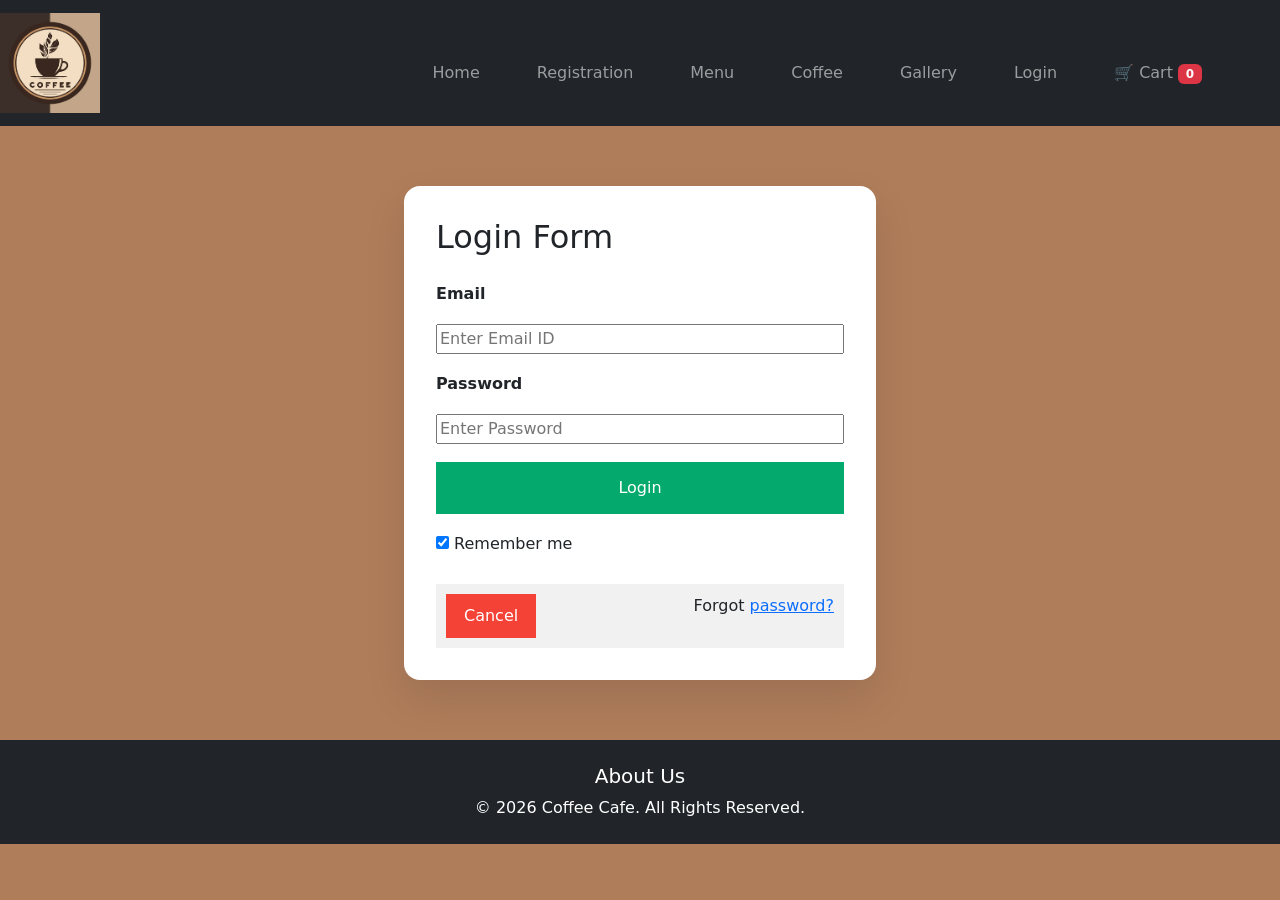
<file: login.html>
<!DOCTYPE html>
<html lang="en">
<head>
	<meta charset="UTF-8">
	<meta name="viewport" content="width=device-width, initial-scale=1.0">
	<link rel="stylesheet" href="style.css"> 
	<title>Coffee cafe | Login</title>
	
	<link href="https://cdn.jsdelivr.net/npm/bootstrap@5.3.7/dist/css/bootstrap.min.css" rel="stylesheet">

	<script src="https://cdn.jsdelivr.net/npm/bootstrap@5.3.7/dist/js/bootstrap.bundle.min.js"></script>

	<script src="https://code.jquery.com/jquery-3.7.1.min.js"></script>

 <script src="search.js"></script>
  
<style>
    body {
        background-color: #b07d5a;
    }
main {
    max-width: 520px;
    margin: 60px auto;
    padding: 0 24px;
}

form {
    background: #fff;
    padding: 32px;
    border-radius: 16px;
    box-shadow: 0 18px 40px rgba(15,23,42,0.12);
    display: grid;
    gap: 18px;
}

button {
    background-color: #04AA6D;
    color: white;
    padding: 14px 20px;
    border: none;
    cursor: pointer;
    width: 100%;
}

button:hover {
    opacity: 0.8;
}

.cancelbtn {
    width: auto;
    padding: 10px 18px;
    background-color: #f44336;
}

span.psw {
    float: right;
}




</style>
</head>
<body>

	<nav class="navbar navbar-expand-lg bg-dark navbar-dark">
  <!-- Brand/logo -->
<a class="navbar-brand" href="index.html">
<img src="coffeelogo.jpg" alt="logo" style="width:100px; height:100px;">
</a>

<div class="container">
  <a class="navbar-brand text-white" href="index.html">
	<button class="navbar-toggler" type="button" data-toggler="collapse" data target="#navbarNav">
	<span class="navbar-toggler-icon"></span>
	</button>
  </a>
  	<div class="collapse navbar-collapse justify-content-end" id="navBar">

  <!-- Links -->
  <ul class="navbar-nav ms-4">
    <li class="nav-item me-3">
      <a class="nav-link" href="index.html">Home</a>
    </li>
    <li class="nav-item me-3">
      <a class="nav-link" href="register.html">Registration </a>
    </li>
    <li class="nav-item me-3">
      <a class="nav-link" href="menu.html">Menu</a>
    </li> 
    <li class="nav-item me-3">
      <a class="nav-link" href="coffee.html">Coffee</a>
    </li>
    <li class="nav-item me-3">
      <a class="nav-link" href="gallery.html">Gallery </a>
    </li>
    <li class="nav-item me-3">
      <a class="nav-link" href="login.html">Login</a>
    </li>
    <li class="nav-item me-3">
    <a class="nav-link" href="cart.html">
        🛒 Cart
        <span class="badge bg-danger" id="cart-count">0</span>
    </a>
</li>
      </ul>

  
    
</div>
</div>
</nav>
<!-- LOGIN FORM -->
<main>
<form onsubmit="validateForm(event)">
    <h2>Login Form</h2>

    <label for="email"><b>Email</b></label>
    <input type="email" id="email" placeholder="Enter Email ID" required>

    <label for="pwd"><b>Password</b></label>
    <input type="password" id="pwd" placeholder="Enter Password" required>

    <button type="submit">Login</button>

    <label><input type="checkbox" checked> Remember me</label>

    <div style="background:#f1f1f1;padding:10px;margin-top:10px;">
        <button type="button" class="cancelbtn">Cancel</button>
        <span class="psw">Forgot <a href="#">password?</a></span>
    </div>
</form>
</main>
 <script src="login.js"></script>

<footer class="bg-dark text-white text-center py-4 mt-5">
  <h5>About Us</h5>
  <p class="mb-0">© 2026 Coffee Cafe. All Rights Reserved.</p>
</footer>

</body>
</html>
</file>
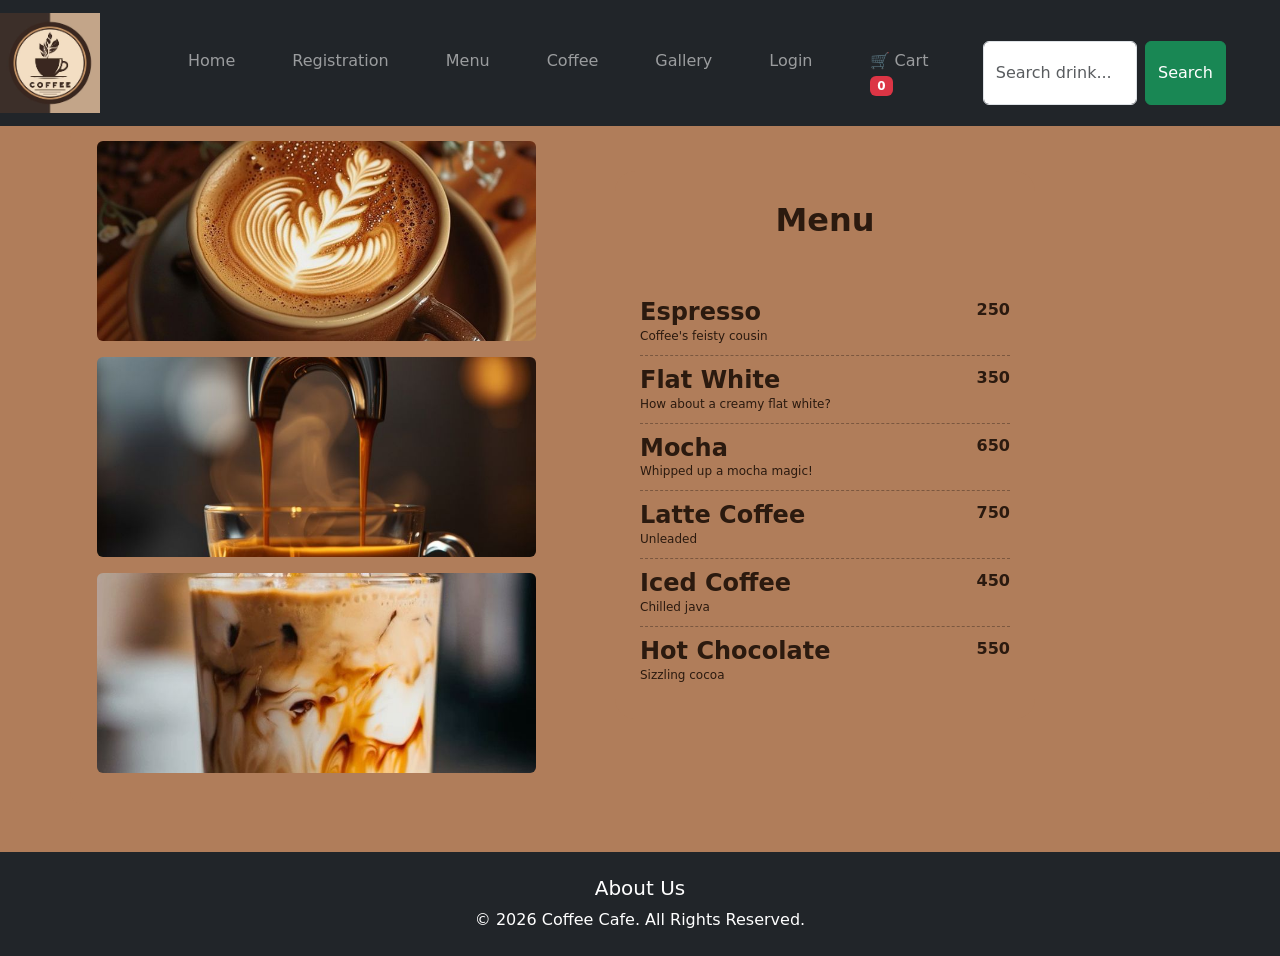
<file: menu.html>
<!DOCTYPE html>
<html lang="en">
<head>
	<meta charset="UTF-8">
	<meta name="viewport" content="width=device-width, initial-scale=1.0">
	<link rel="stylesheet" href="style.css"> 
	<title>Fresh Coffee Menu</title>
	
	<link href="https://cdn.jsdelivr.net/npm/bootstrap@5.3.7/dist/css/bootstrap.min.css" rel="stylesheet">

	<script src="https://cdn.jsdelivr.net/npm/bootstrap@5.3.7/dist/js/bootstrap.bundle.min.js"></script>

	<script src="https://code.jquery.com/jquery-3.7.1.min.js"></script>
  <script src="search.js"></script>
  <style>
    body {
        background-color: #b07d5a;
    }
.menu-card {
            background-color: #b07d5a;
            border-radius: 20px;
            padding: 25px;
            max-width: 420px;
            margin: 30px auto;
            color: #2b1a0f;
        }
.menu-title {
            text-align: center;
            font-size: 32px;
            font-weight: bold;
            margin-bottom: 20px;
        }
.menu-item {
            display: flex;
            justify-content: space-between;
            border-bottom: 1px dashed rgba(0,0,0,0.3);
            padding: 10px 0;
        }
.menu-item:last-child 
	{
            border-bottom: none;
        }

.menu-item h4 
	{            
	    margin: 0;
            font-weight: bold;
        }
.menu-item p 
	{
            font-size: 12px;
            margin: 0;
        }
.price 
	{
            font-weight: bold;
        }

.menu-img 
	{
            width: 300px;
	
            border-radius: 15px;
            margin-bottom: 15px;
        }

.menu-item:hover 
	{
            background-color: rgba(255,255,255,0.08);
            cursor: pointer;
	}
.menu-wrapper
{
	background: #b07d5a;
	padding: 15px;
	border-radius: 12px;
}
.left-images img
{
	width: 500px;
	height: 200px;
	object-fit: cover;
	border-radius: 10px;
}
</style>
</head>
<body>

	<nav class="navbar navbar-expand-lg bg-dark navbar-dark">
  <!-- Brand/logo -->
<a class="navbar-brand" href="index.html">
<img src="coffeelogo.jpg" alt="logo" style="width:100px; height:100px;">
</a>

<div class="container">
  <a class="navbar-brand text-white" href="index.html">
	<button class="navbar-toggler" type="button" data-toggler="collapse" data target="#navbarNav">
	<span class="navbar-toggler-icon"></span>
	</button>
  </a>
  	<div class="collapse navbar-collapse justify-content-end" id="navBar">

  <!-- Links -->
  <ul class="navbar-nav ms-4">
    <li class="nav-item me-3">
      <a class="nav-link" href="index.html">Home</a>
    </li>
    <li class="nav-item me-3">
      <a class="nav-link" href="register.html">Registration </a>
    </li>
    <li class="nav-item me-3">
      <a class="nav-link" href="menu.html">Menu</a>
    </li> 
    <li class="nav-item me-3">
      <a class="nav-link" href="coffee.html">Coffee</a>
    </li>
    <li class="nav-item me-3">
      <a class="nav-link" href="gallery.html">Gallery </a>
    </li>
    <li class="nav-item me-3">
      <a class="nav-link" href="login.html">Login</a>
    </li>
<li class="nav-item me-3">
    <a class="nav-link" href="cart.html">
        🛒 Cart
        <span class="badge bg-danger" id="cart-count">0</span>
    </a>
</li>
<form class="d-flex" id="searchBox">
      <input class="form-control me-2" type="text" id="searchInput" placeholder="Search drink...">
      <button class="btn btn-success" type="submit">Search</button>
    </form>
    </ul>
</div>
</div>
</nav>

<div class="container my-6">
    <div class="row menu-wrapper"><br>

        <!-- LEFT SIDE IMAGES -->
        <div class="col-md-5">
            <div class="left-images">

                <img src="coffeemenu.jpg" class="img-fluid mb-3 rounded" alt="coffeemenu"><br>

                <img src="coffeemenu1.jpg" class="img-fluid mb-3 rounded" alt="coffeemenu1"><br>

                <img src="coffeemenu3.jpg" class="img-fluid mb-3 rounded" alt="coffeemenu3"><br>

            </div>
        </div>

<div class="col-md-6">
<div class="menu-card">
<!-- Images -->
    <div class="menu-title">Menu</div><br>

    <!-- Menu Items -->
    <div class="menu-item" data-name="espresso">
        <div>
            <h4>Espresso</h4>
            <p>Coffee's feisty cousin</p>
        </div>
        <div class="price">250</div>
    </div>

<div class="menu-item" data-name="flat white">
        <div>
            <h4>Flat White</h4>
            <p>How about a creamy flat white?</p>
        </div>
        <div class="price">350</div>
</div>

<div class="menu-item" data-name="mocha">
        <div>
            <h4>Mocha</h4>
            <p>Whipped up a mocha magic!</p>
        </div>
        <div class="price">650</div>
</div>

<div class="menu-item" data-name="latte coffee">
        <div>
            <h4>Latte Coffee</h4>
            <p>Unleaded</p>
        </div>
        <div class="price">750</div>
</div>

<div class="menu-item" data-name="iced coffee">
        <div>
            <h4>Iced Coffee</h4>
            <p>Chilled java</p>
        </div>
        <div class="price">450</div>
</div>

<div class="menu-item" data-name="hot chocolate">
        <div>
            <h4>Hot Chocolate</h4>
            <p>Sizzling cocoa</p>
        </div>
        <div class="price">550</div>
</div>

</div>
</div>

</div>
</div>
<script>
    $(document).ready(function () {
        $('.menu-item').hover(
            function () {
                $(this).css('transform', 'scale(1.02)');
            },
            function () {
                $(this).css('transform', 'scale(1)');
            });

    });
</script>
<script>

$(document).ready(function(){

    let cart = JSON.parse(localStorage.getItem("cart")) || [];

    $("#cart-count").text(cart.length);

});

</script>
<footer class="bg-dark text-white text-center py-4 mt-5">
  <h5>About Us</h5>
  <p class="mb-0">© 2026 Coffee Cafe. All Rights Reserved.</p>
</footer>

</body>
</html>
</file>
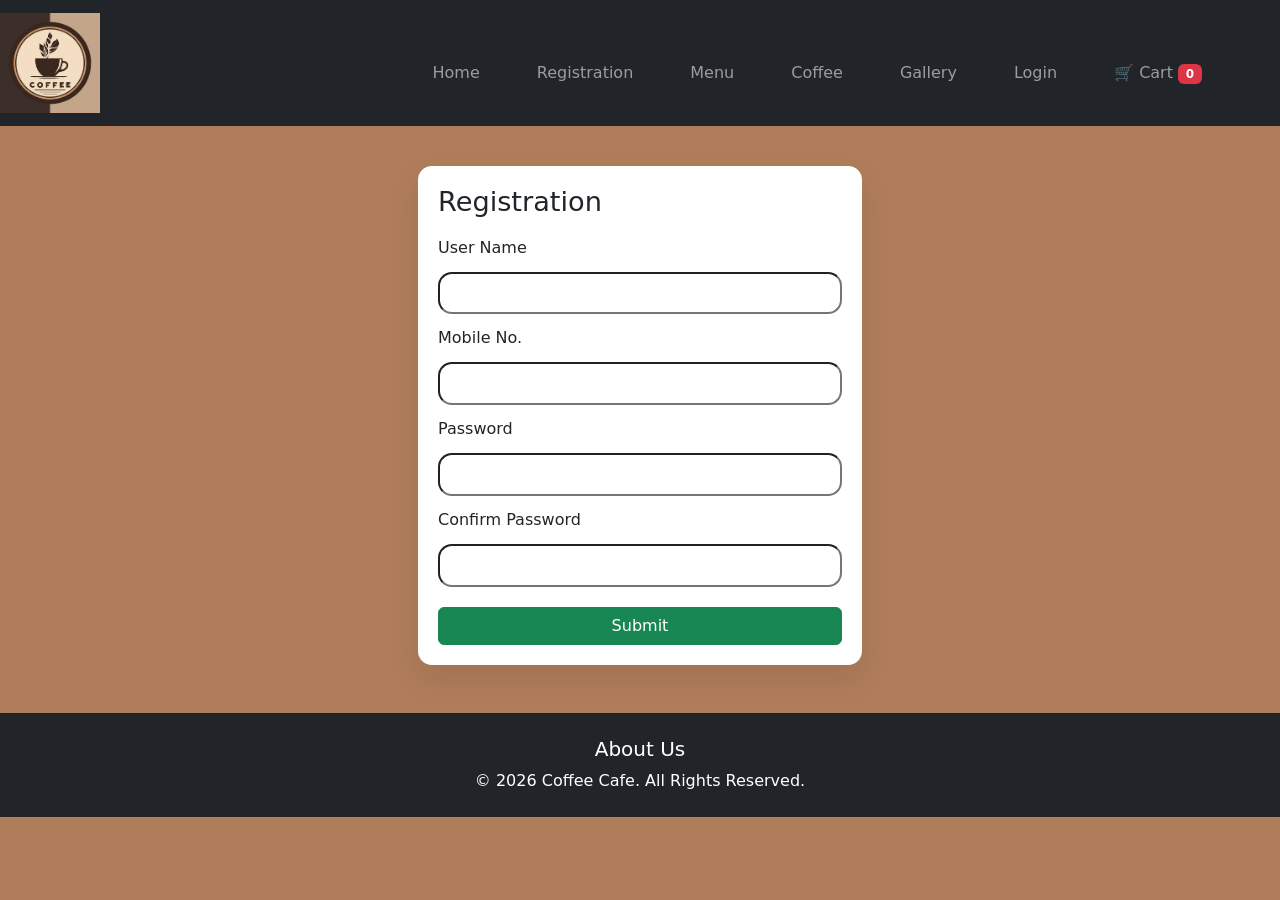
<file: register.html>
<!DOCTYPE html>
<html lang="en">
<head>
	<meta charset="UTF-8">
	<meta name="viewport" content="width=device-width, initial-scale=1.0">
	<link rel="stylesheet" href="style.css"> 
	<title>Coffee cafe | Registration</title>
	
	<link href="https://cdn.jsdelivr.net/npm/bootstrap@5.3.7/dist/css/bootstrap.min.css" rel="stylesheet">

	<script src="https://cdn.jsdelivr.net/npm/bootstrap@5.3.7/dist/js/bootstrap.bundle.min.js"></script>

	<script src="https://code.jquery.com/jquery-3.7.1.min.js"></script>
<script src="search.js"></script>
<style>
    body {
        background-color: #b07d5a;
    }
main {
  max-width: 480px;      /* 520 → smaller */
  margin: 40px auto;     /* less top space */
  padding: 0 18px;
}

form {
  background: #fff;
  padding: 20px;         /* 32 → 20 */
  border-radius: 14px;
  box-shadow: 0 14px 30px rgba(15,23,42,0.10);
  display: grid;
  gap: 12px;             /* 18 → 12 */
}

h1{
  font-size: 1.7rem;
  margin-bottom: 5px;
}

input{
  padding: 8px 12px;     /* smaller fields */
  font-size: 0.95rem;
  border-radius: 14px;
}

</style>
</head>
<body>

	<nav class="navbar navbar-expand-sm bg-dark navbar-dark">
  <!-- Brand/logo -->
<a class="navbar-brand" href="index.html">
<img src="coffeelogo.jpg" alt="logo" style="width:100px; height:100px;">
</a>

<div class="container">
  <a class="navbar-brand text-white" href="index.html">
	<button class="navbar-toggler" type="button" data-toggler="collapse" data-target="#navbarNav">
	<span class="navbar-toggler-icon"></span>
	</button>
  </a>
  	<div class="collapse navbar-collapse justify-content-end" id="navBar">

  <!-- Links -->
  <ul class="navbar-nav ms-4">
    <li class="nav-item me-3">
      <a class="nav-link" href="index.html">Home</a>
    </li>
    <li class="nav-item me-3">
      <a class="nav-link" href="register.html">Registration </a>
    </li>
    <li class="nav-item me-3">
      <a class="nav-link" href="menu.html">Menu</a>
    </li> 
    <li class="nav-item me-3">
      <a class="nav-link" href="coffee.html">Coffee</a>
    </li>
    <li class="nav-item me-3">
      <a class="nav-link" href="gallery.html">Gallery </a>
    </li>
    <li class="nav-item me-3">
      <a class="nav-link" href="login.html">Login</a>
    </li>
    <li class="nav-item me-3">
    <a class="nav-link" href="cart.html">
        🛒 Cart
        <span class="badge bg-danger" id="cart-count">0</span>
    </a>
</li>
  </ul>

    
</div>
</div>

</nav>

<!-- Registration Form -->

<main>
  <form id="registerForm">
    <h1>Registration</h1>

    <label>User Name</label>
    <input id="username" type="text" required>

    <label>Mobile No.</label>
    <input id="mobileno" type="tel" required>

    <label>Password</label>
    <input id="password" type="password" required>

    <label>Confirm Password</label>
    <input id="conformpassword" type="password" required>

    <button class="btn btn-success mt-2" type="submit">Submit</button>
  </form>
</main>

<!-- jQuery Validation -->
<script src="register.js"></script>

<footer class="bg-dark text-white text-center py-4 mt-5">
  <h5>About Us</h5>
  <p class="mb-0">© 2026 Coffee Cafe. All Rights Reserved.</p>
</footer>

</body>
</html>
</file>
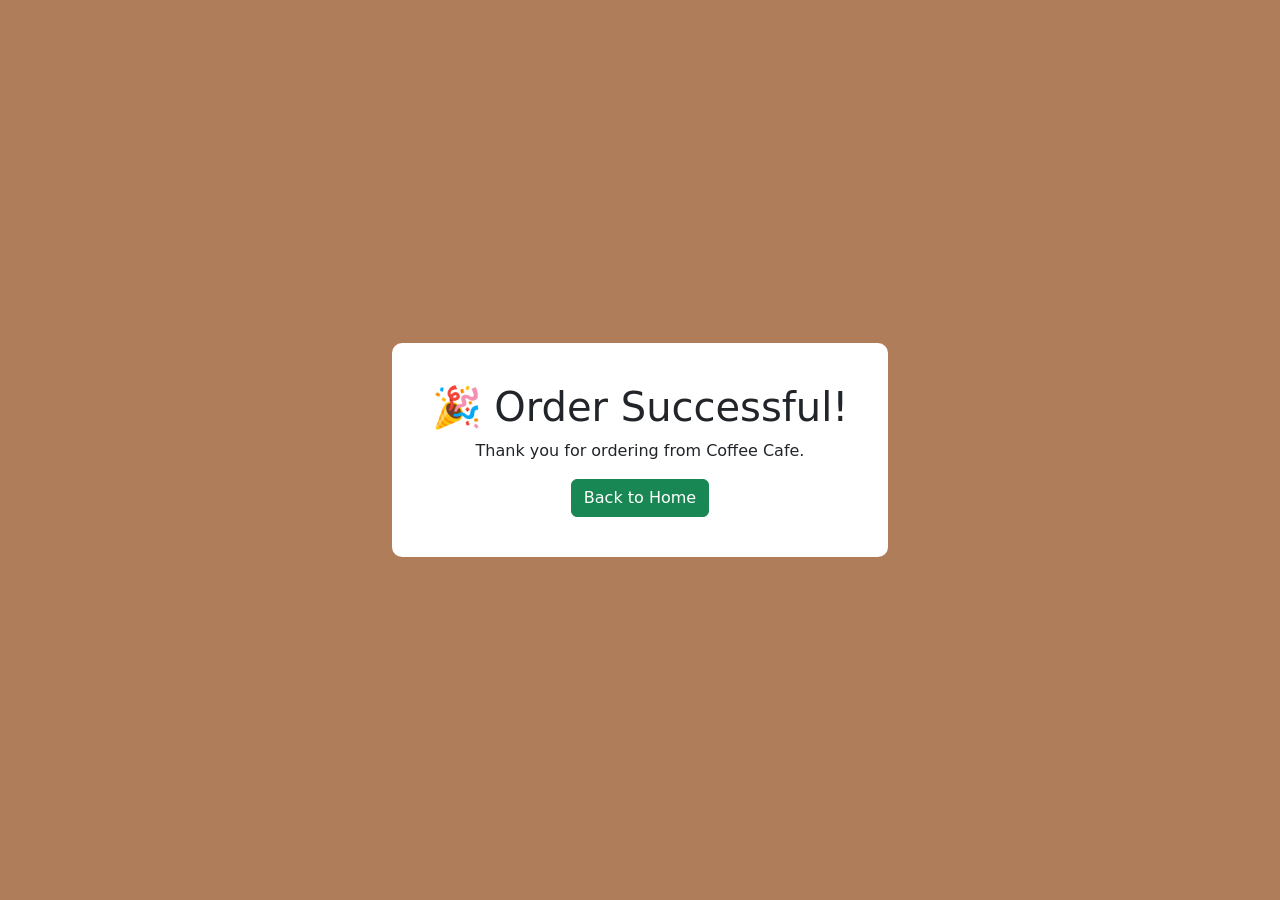
<file: success.html>
<!DOCTYPE html>
<html lang="en">
<head>
<meta charset="UTF-8">
<title>Order Successful</title>

<link href="https://cdn.jsdelivr.net/npm/bootstrap@5.3.7/dist/css/bootstrap.min.css" rel="stylesheet">
<script src="search.js"></script>
<style>

body{

background:#b07d5a;

display:flex;

justify-content:center;

align-items:center;

height:100vh;

}

.box{

background:white;

padding:40px;

border-radius:10px;

text-align:center;

}

</style>

</head>

<body>

<div class="box">

<h1>🎉 Order Successful!</h1>

<p>Thank you for ordering from Coffee Cafe.</p>

<a href="index.html" class="btn btn-success">

Back to Home

</a>

</div>

<script>
localStorage.removeItem("cart");
</script>

</body>
</html>
</file>
<file: style.css>
table, th, td 
	{
  	border-style:none; 
	}

	.navbar 
	{
  	display: flex;
  	align-items: center;
  	background-color: black;
  	padding: 10px 20px;
	}
	
	.navbar-nav
	{
	color: black;
	list-style: none;
	padding: 10px;
	margin: 20px;
	display: flex;
	gap: 25px;
	}

	.navbar img
	{
	height: 60px;
	}

	footer {
      	background-color: #2b120c;
      	color: white;
      	padding: 40px 0;
    	}
	.footer a
	{
	color: #fff;
	display: block;
	margin-bottom: 5px;
	}
</file>
